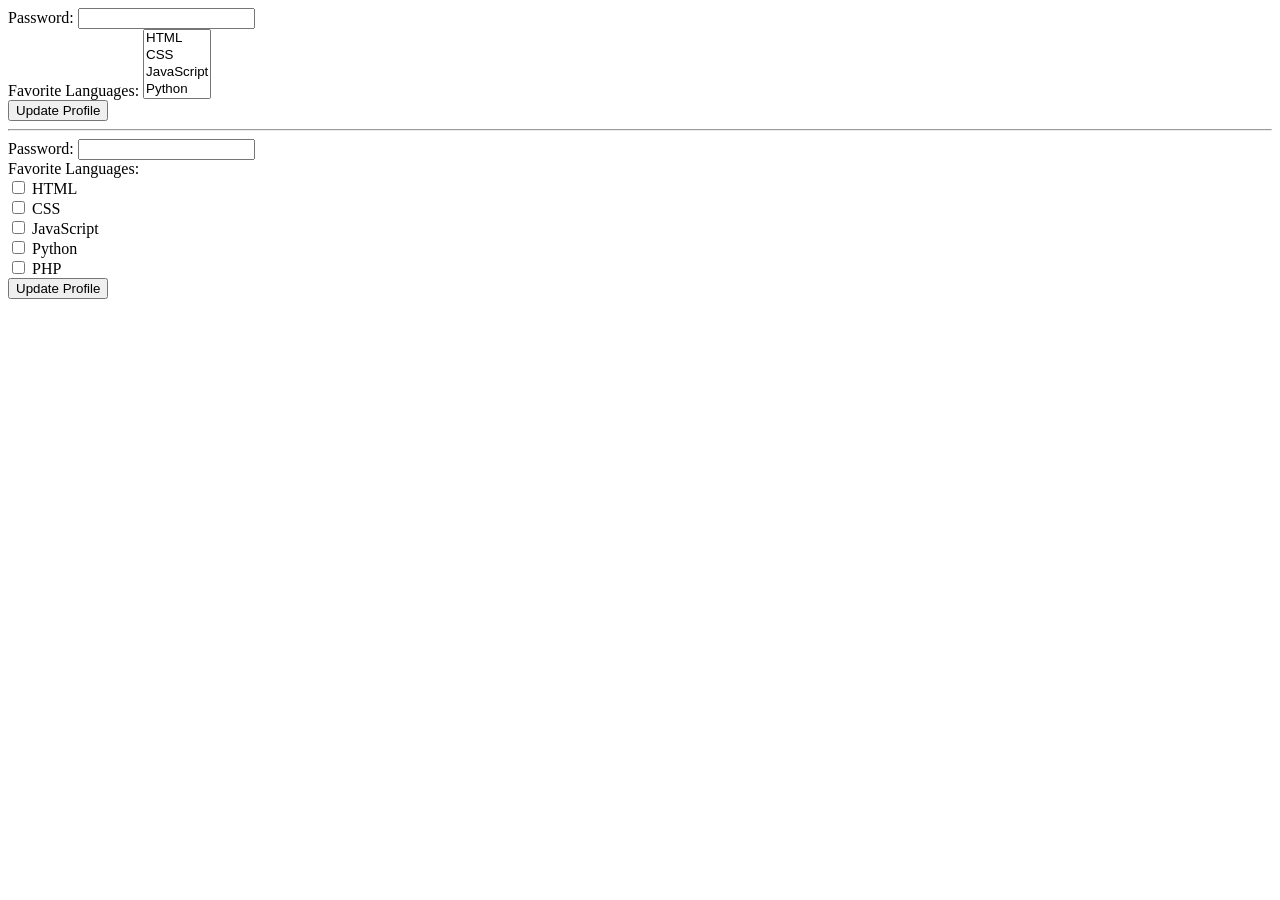
<file: Maser/HTML/ch6,7/form.html>
<!DOCTYPE html>
<html lang="en">

<head>
    <meta charset="UTF-8">
    <meta name="viewport" content="width=device-width, initial-scale=1.0">
    <title>Form</title>
</head>

<body>
    <form action="update_profile.php" method="POST">

        <div>
            <label for="user_password">Password:</label>
            <input type="password" id="user_password" name="user_password" maxlength="15" required>
        </div>

        <div>
            <label for="languages">Favorite Languages:</label>
            <select name="languages[]" id="languages" multiple>
                <option value="html">HTML</option>
                <option value="css">CSS</option>
                <option value="javascript">JavaScript</option>
                <option value="python">Python</option>
                <option value="php">PHP</option>
            </select>

        </div>
        
        <button type="submit">Update Profile</button>
        <!-- or <input type="button" value="submit"> -->
    </form>

    <hr>
      <form action="update_profile.php" method="POST">

        <div>
            <label for="user_password">Password:</label>
            <input type="password" id="user_password" name="user_password" maxlength="15" required>
        </div>
    <div>
            <label>Favorite Languages:</label><br>

            <input type="checkbox" id="lang_html" name="languages[]" value="html">
            <label for="lang_html">HTML</label><br>

            <input type="checkbox" id="lang_css" name="languages[]" value="css">
            <label for="lang_css">CSS</label><br>

            <input type="checkbox" id="lang_js" name="languages[]" value="javascript">
            <label for="lang_js">JavaScript</label><br>

            <input type="checkbox" id="lang_py" name="languages[]" value="python">
            <label for="lang_py">Python</label><br>

            <input type="checkbox" id="lang_php" name="languages[]" value="php">
            <label for="lang_php">PHP</label>
        </div>
        <button type="submit">Update Profile</button>
        <!-- or <input type="button" value="submit"> -->
    </form>


</body>

</html>
</file>
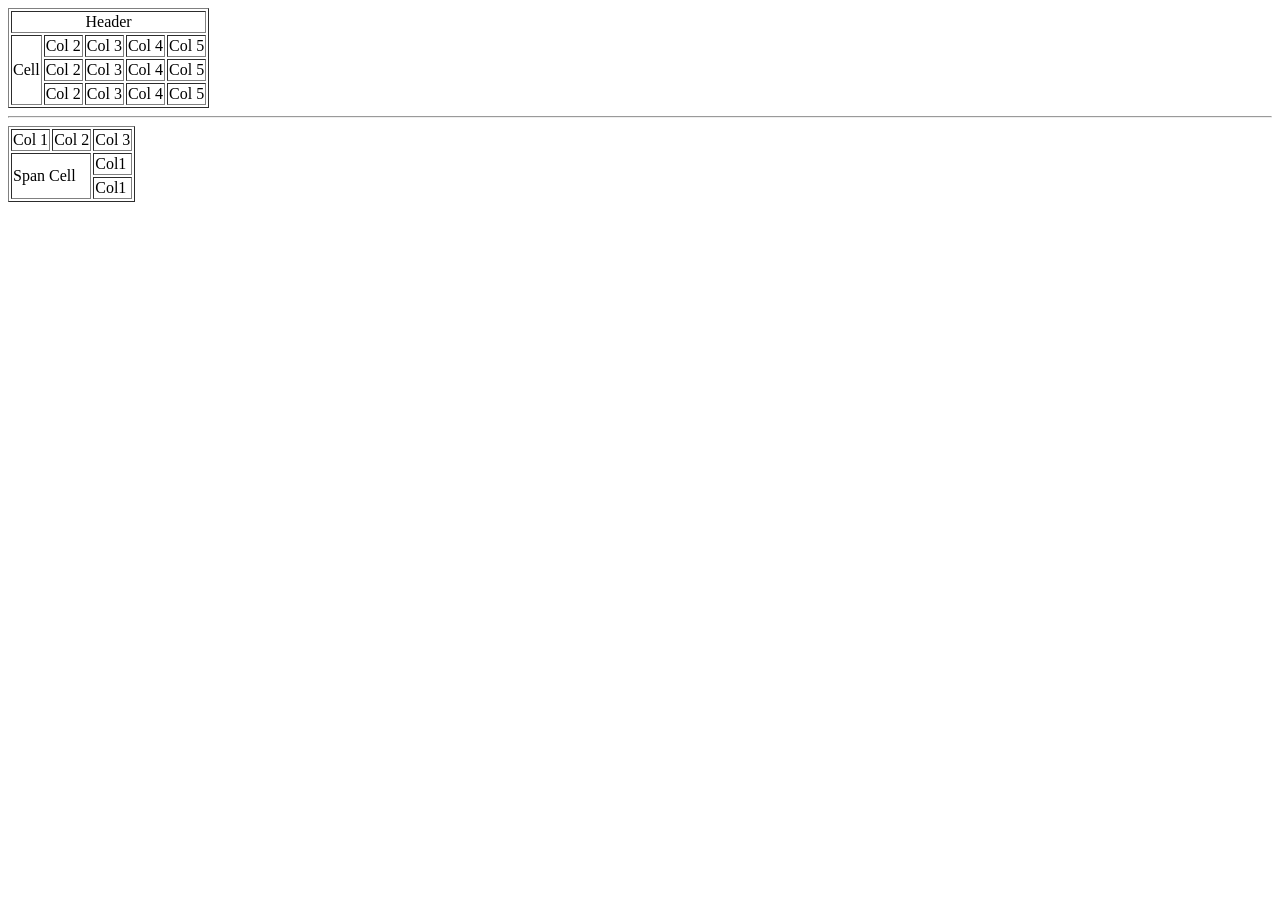
<file: Maser/HTML/ch6,7/task1.html>
<!DOCTYPE html>
<html lang="en">

<head>
    <meta charset="UTF-8">
    <meta name="viewport" content="width=device-width, initial-scale=1.0">
    <title>Table</title>
</head>

<body>

    <table border="1">
        <tr>
            <!-- center only now for basic center text but later on i can modify by css  -->
            <td colspan="5"><center>Header</center></td>
        </tr>

        <tr>
            <td rowspan="3">Cell</td>
            <td>Col 2</td>
            <td>Col 3</td>
            <td>Col 4</td>
            <td>Col 5</td>
        </tr>

        <tr>
            <td>Col 2</td>
            <td>Col 3</td>
            <td>Col 4</td>
            <td>Col 5</td>
        </tr>

        <tr>
            <td>Col 2</td>
            <td>Col 3</td>
            <td>Col 4</td>
            <td>Col 5</td>
        </tr>
    </table>
    <hr>
    <table border="1">
        <!---first row---->
  <tr>
    <td> Col 1</td>
    <td> Col 2</td>
    <td> Col 3</td>
  </tr>
  
  <tr>
    <!---------row 2=> 2 row ,2col-->
    <td rowspan="2" colspan="2">Span Cell</td>
    <td>Col1</td>
  </tr>
  <!----row 3-->
  <tr>
    <td>Col1</td>
  </tr>
</table>




</body>

</html>
</file>
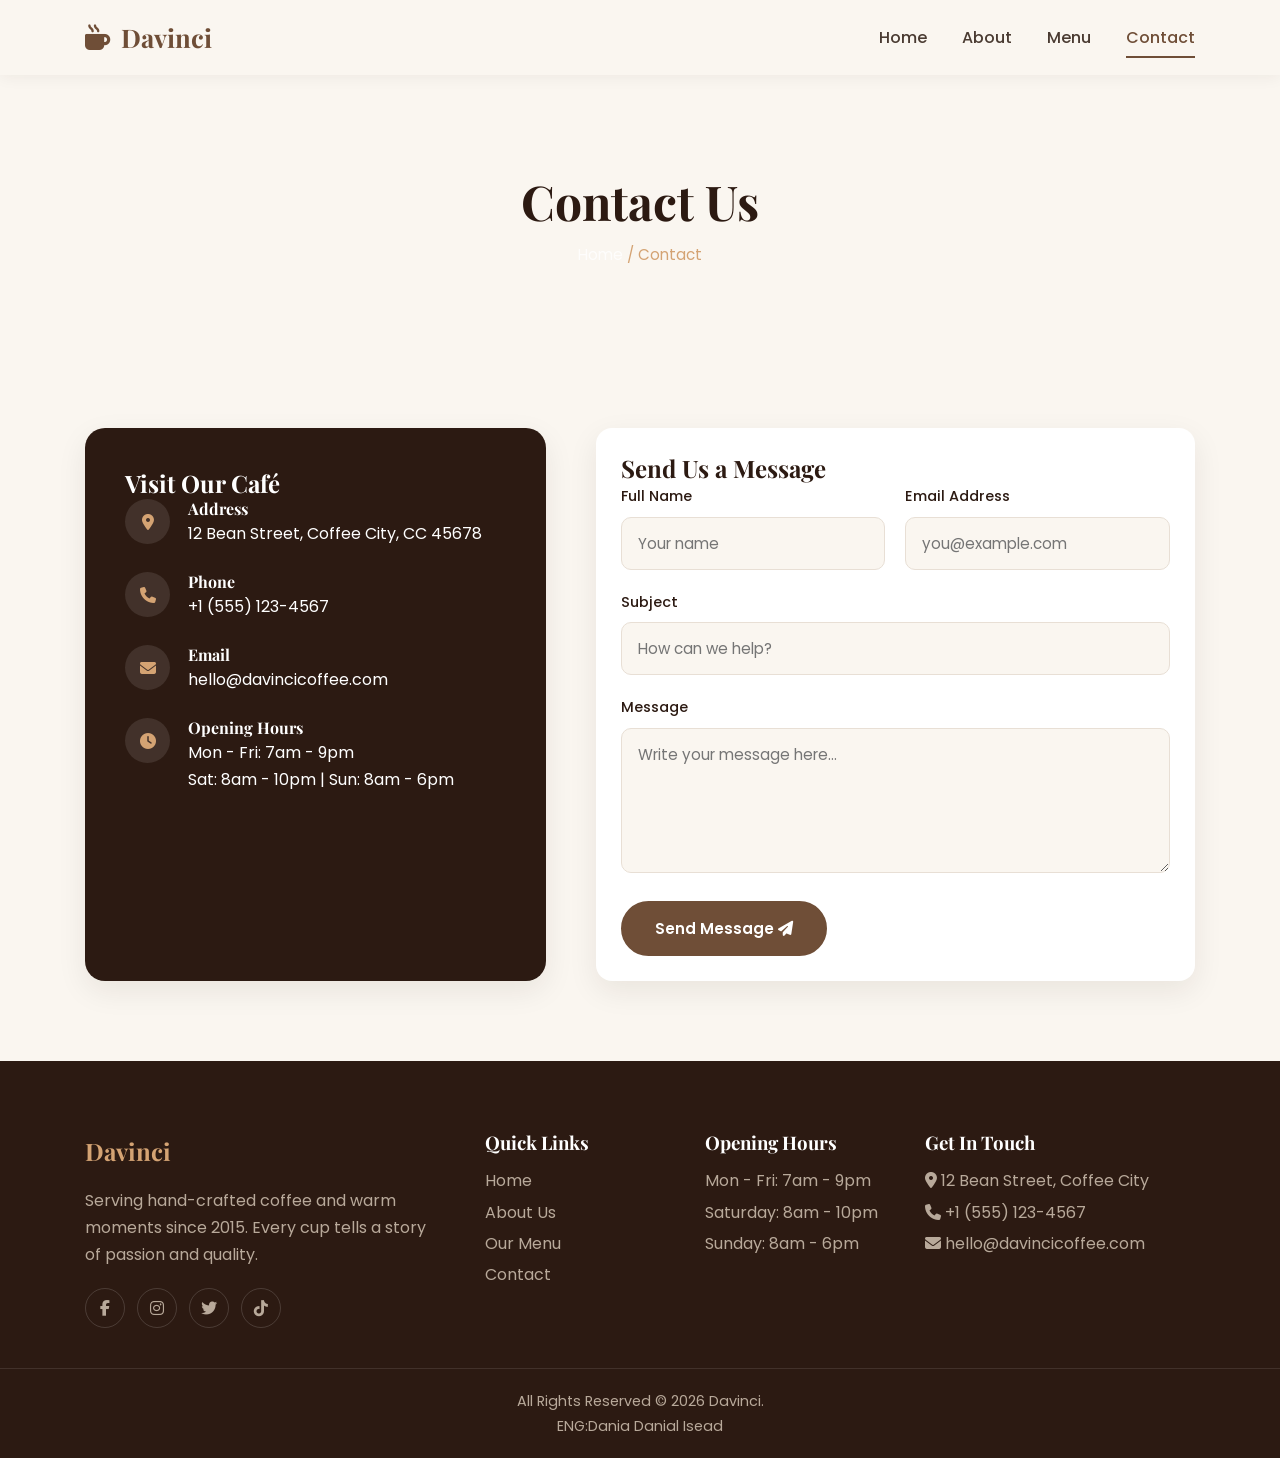
<file: Maser/project2/pageHtml/contact.html>
<!DOCTYPE html>
<html lang="en">
<head>
    <meta charset="UTF-8">
    <meta name="viewport" content="width=device-width, initial-scale=1.0">
    <title>Davinci | Contact</title>
    <link rel="stylesheet" href="../css/style.css">
    <link href="https://fonts.googleapis.com/css2?family=Playfair+Display:wght@600;700&family=Poppins:wght@400;500;600&display=swap" rel="stylesheet">
    <link rel="stylesheet" href="https://cdnjs.cloudflare.com/ajax/libs/font-awesome/6.5.1/css/all.min.css">
</head>
<body>

    <header class="site-header">
        <div class="container nav-container">
            <a href="index.html" class="logo"><i class="fas fa-mug-hot"></i> <span>Davinci</span></a>
            <input type="checkbox" id="nav-toggle" class="nav-toggle">
            <label for="nav-toggle" class="nav-toggle-label"><span></span><span></span><span></span></label>
            <nav class="main-nav">
                <ul class="nav-list">
                    <li><a href="index.html">Home</a></li>
                    <li><a href="about.html">About</a></li>
                    <li><a href="services.html">Menu</a></li>
                    <li><a href="contact.html" class="active">Contact</a></li>
                </ul>
            </nav>
        </div>
    </header>

    <section class="page-hero">
        <h1>Contact Us</h1>
        <p class="breadcrumb"><a href="index.html">Home</a> / Contact</p>
    </section>

    <!-- ===== Contact Info + Form (Grid) ===== -->
    <section class="section">
        <div class="container contact-grid">

            <div class="contact-info-card">
                <h2>Visit Our Café</h2>
                <div class="info-row">
                    <i class="fas fa-map-marker-alt"></i>
                    <div>
                        <h4>Address</h4>
                        <p>12 Bean Street, Coffee City, CC 45678</p>
                    </div>
                </div>
                <div class="info-row">
                    <i class="fas fa-phone"></i>
                    <div>
                        <h4>Phone</h4>
                        <p>+1 (555) 123-4567</p>
                    </div>
                </div>
                <div class="info-row">
                    <i class="fas fa-envelope"></i>
                    <div>
                        <h4>Email</h4>
                        <p>hello@davincicoffee.com</p>
                    </div>
                </div>
                <div class="info-row">
                    <i class="fas fa-clock"></i>
                    <div>
                        <h4>Opening Hours</h4>
                        <p>Mon - Fri: 7am - 9pm<br>Sat: 8am - 10pm | Sun: 8am - 6pm</p>
                    </div>
                </div>
            </div>

            <form class="contact-form" action="#" method="POST">
                <h2>Send Us a Message</h2>
                <div class="form-row">
                    <div class="form-group">
                        <label for="name">Full Name</label>
                        <input type="text" id="name" name="name" required placeholder="Your name">
                    </div>
                    <div class="form-group">
                        <label for="email">Email Address</label>
                        <input type="email" id="email" name="email" required placeholder="you@example.com">
                    </div>
                </div>
                <div class="form-group">
                    <label for="subject">Subject</label>
                    <input type="text" id="subject" name="subject" required placeholder="How can we help?">
                </div>
                <div class="form-group">
                    <label for="message">Message</label>
                    <textarea id="message" name="message" rows="5" required placeholder="Write your message here..."></textarea>
                </div>
                <button type="submit" class="btn btn-primary">Send Message <i class="fas fa-paper-plane"></i></button>
            </form>

        </div>
    </section>

    <footer class="site-footer">
        <div class="container footer-grid">
            <div>
                <a href="index.html" class="footer-logo"><span>Davinci</span></a>
                <p>Serving hand-crafted coffee and warm moments since 2015. Every cup tells a story of passion and quality.</p>
                <div class="footer-social">
                    <a href="#"><i class="fab fa-facebook-f"></i></a>
                    <a href="#"><i class="fab fa-instagram"></i></a>
                    <a href="#"><i class="fab fa-twitter"></i></a>
                    <a href="#"><i class="fab fa-tiktok"></i></a>
                </div>
            </div>
            <div>
                <h3>Quick Links</h3>
                <ul>
                    <li><a href="index.html">Home</a></li>
                    <li><a href="about.html">About Us</a></li>
                    <li><a href="menu.html">Our Menu</a></li>
                    <li><a href="contact.html">Contact</a></li>
                </ul>
            </div>
            <div>
                <h3>Opening Hours</h3>
                <ul>
                    <li>Mon - Fri: 7am - 9pm</li>
                    <li>Saturday: 8am - 10pm</li>
                    <li>Sunday: 8am - 6pm</li>
                </ul>
            </div>
            <div>
                <h3>Get In Touch</h3>
                <ul>
                    <li><i class="fas fa-map-marker-alt"></i> 12 Bean Street, Coffee City</li>
                    <li><i class="fas fa-phone"></i> +1 (555) 123-4567</li>
                    <li><i class="fas fa-envelope"></i> hello@davincicoffee.com</li>
                </ul>
            </div>
        </div>
        <div class="footer-bottom">
            <p>All Rights Reserved &copy; 2026 Davinci.</p>
            <p>ENG:Dania Danial Isead</p>
        </div>
    </footer>

</body>
</html>
</file>
<file: Maser/project2/css/style.css>
/* ---------- VARIABLES & RESET ---------- */
:root {
    --primary: #6F4E37;
    --primary-dark: #2C1A12;
    --accent: #D4A373;
    --bg-light: #FAF6F0;
    --white: #FFFFFF;
    --text-dark: #4A3B32;
    --text-muted: #8D7B6E;
    --border-color: #E8DFD5;
    --shadow: 0 10px 30px rgba(44, 26, 18, 0.08);
    --transition: all 0.3s ease;
}

* {
    margin: 0;
    padding: 0;
    box-sizing: border-box;
}

html {
    scroll-behavior: smooth;
}

body {
    font-family: 'Poppins', sans-serif;
    background: var(--bg-light);
    color: var(--text-dark);
    line-height: 1.7;
}

h1, h2, h3, h4 {
    font-family: 'Playfair Display', serif;
    color: var(--primary-dark);
    line-height: 1.3;
}

img {
    max-width: 100%;
    display: block;
}

a {
    text-decoration: none;
    color: inherit;
}

ul {
    list-style: none;
}

.container {
    max-width: 1150px;
    margin: 0 auto;
    padding: 0 20px;
}

.section {
   padding: 80px 0;
}

.section-title {
    text-align: center;
    font-size: 2.4rem;
    margin-bottom: 12px;
}

.section-title span, .section-subtitle span {
    color: var(--primary);
}

.section-subtitle {
    text-align: center;
    color: var(--text-muted);
    max-width: 600px;
    margin: 0 auto 50px;
}

/* ---------- BUTTONS ---------- */
.btn {
    display: inline-block;
    padding: 14px 32px;
    border-radius: 50px;
    font-weight: 600;
    font-size: 0.95rem;
    cursor: pointer;
    border: 2px solid transparent;
    transition: var(--transition);
    font-family: 'Poppins', sans-serif;
}

.btn-primary {
    background: var(--primary);
    color: var(--white);
    border-color: var(--primary);
}

.btn-primary:hover {
    background: transparent;
    color: var(--primary);
    transform: translateY(-3px);
}

.btn-light {
    background: var(--white);
    color: var(--primary-dark);
    border-color: var(--white);
}

.btn-light:hover {
    background: transparent;
    color: var(--white);
}

.btn-outline {
    background: transparent;
    color: var(--primary);
    border-color: var(--primary);
}

.btn-outline:hover {
    background: var(--primary);
    color: var(--white);
    transform: translateY(-3px);
}

/* ---------- HEADER & NAVIGATION ---------- */
.site-header {
    position: fixed;
    top: 0;
    left: 0;
    width: 100%;
    background: rgba(250, 246, 240, 0.95);
    backdrop-filter: blur(10px);
    box-shadow: 0 2px 15px rgba(44, 26, 18, 0.06);
    z-index: 1000;
}

.nav-container {
    display: flex;
    align-items: center;
    justify-content: space-between;
    height: 75px;
}

.logo {
    font-family: 'Playfair Display', serif;
    font-size: 1.6rem;
    font-weight: 700;
    color: var(--primary-dark);
    display: flex;
    align-items: center;
    gap: 10px;
}

.logo i, .logo span {
    color: var(--primary);
}

.nav-list {
    display: flex;
    gap: 35px;
}

.nav-list a {
    font-weight: 500;
    color: var(--text-dark);
    position: relative;
    padding: 5px 0;
    transition: var(--transition);
}

.nav-list a::after {
    content: '';
    position: absolute;
    left: 0;
    bottom: -4px;
    width: 0;
    height: 2px;
    background: var(--primary);
    transition: var(--transition);
}

.nav-list a:hover{
    color: var(--primary);
}
.nav-list a.active {
    color: var(--primary);
}

.nav-list a:hover::after {
    width: 100%;
}
 .nav-list a.active::after {
    width: 100%;
}

.nav-toggle, .nav-toggle-label {
    display: none;
}

.nav-toggle-label {
    flex-direction: column;
    gap: 5px;
    cursor: pointer;
}

.nav-toggle-label span {
    width: 26px;
    height: 3px;
    background: var(--primary-dark);
    border-radius: 2px;
    transition: var(--transition);
}

/* ---------- HERO SECTIONS ---------- */
.hero, .page-hero {
    background: linear-gradient(rgba(30, 18, 10, 0.75), rgba(30, 18, 10, 0.75));
    background-position: center; 
    background-size: cover;
    background-repeat: no-repeat;
    color: var(--white);
    text-align: center;
}

.hero {
    min-height: 100vh;
    display: flex;
    align-items: center;
    padding-top: 75px;
    background-image: url('https://images.unsplash.com/photo-1447933601403-0c6688de566e?auto=format&fit=crop&w=1600&q=80');
    text-align: left;
}

.hero-content {
    max-width: 650px;
}

.hero-tag {
    color: var(--accent);
    letter-spacing: 3px;
    text-transform: uppercase;
    font-size: 0.85rem;
    font-weight: 600;
    margin-bottom: 15px;
    display: inline-block;
}

.hero h1 {
    font-size: 3.8rem;
    color: var(--white);
    margin-bottom: 20px;
}

.hero h1 span, .hero span {
    color: var(--accent);
}

.hero p {
    color: rgba(255, 255, 255, 0.85);
    font-size: 1.1rem;
    margin-bottom: 35px;
}

.hero-buttons {
    display: flex;
    gap: 15px;
    flex-wrap: wrap;
}

.page-hero {
    padding: 170px 0 80px;
    background-image: url('https://images.unsplash.com/photo-1495474472287-4d71bcdd2085?auto=format&fit=crop&w=1600&q=80');
}

.page-hero h1 {
    font-size: 3rem;
    margin-bottom: 10px;
}

.breadcrumb {
    color: var(--accent);
    font-size: 0.95rem;
}

.breadcrumb a {
    color: rgba(255, 255, 255, 0.8);
}

.breadcrumb a:hover {
    color: var(--accent);
}

/* ---------- GRIDS & CARDS ---------- */
.card-grid, .team-grid, .features-grid {
    display: grid;
    gap: 30px;
    grid-template-columns: repeat(auto-fit, minmax(280px, 1fr));
}

.card, .team-card, .menu-item, .contact-form, .contact-info-card {
    background: var(--white);
    border-radius: 16px;
    overflow: hidden;
    box-shadow: var(--shadow);
    transition: var(--transition);
}

.card:hover, .team-card:hover, .menu-item:hover {
    transform: translateY(-8px);
}

.card-img, .team-card img {
    /* height: 220px; */
    overflow: hidden;
}

.card-img img, .team-card img {
    /* width: 100%;
    height: 100%;
    object-fit: cover; */
    width: 100%;
    height: 50%;
    object-fit: cover;
}

.card-body, .team-info, .contact-form {
    padding: 25px;
}

.card-body h3, .team-info h3 {
    font-size: 1.3rem;
    margin-bottom: 10px;
}

.card-body p, .team-info span, .card-link {
    color: var(--text-muted);
    font-size: 0.95rem;
}

.card-footer {
    display: flex;
    justify-content: space-between;
    align-items: center;
}

.card-price, .price {
    color: var(--primary);
    font-weight: 700;
    font-size: 1.25rem;
}

/* ---------- FEATURES ---------- */
.features {
    background: var(--primary-dark);
}

.features .section-title, .features h3 {
    color: var(--white);
}

.features .section-subtitle, .features p {
    color: rgba(255, 255, 255, 0.7);
}

.feature {
    text-align: center;
    padding: 35px 25px;
    background: rgba(255, 255, 255, 0.05);
    border-radius: 16px;
    border: 1px solid rgba(255, 255, 255, 0.08);
    transition: var(--transition);
}

.feature:hover {
    background: rgba(255, 255, 255, 0.1);
    border-color: var(--accent);
    transform: translateY(-5px);
}

.feature i {
    font-size: 2.5rem;
    color: var(--accent);
    margin-bottom: 20px;
}

/* ----------STORY / ABOUT ---------- */
.story-grid {
    display: grid;
    grid-template-columns: 1fr 1fr;
    gap: 60px;
    align-items: center;
}

.story-img img {
    border-radius: 20px;
    box-shadow: var(--shadow);
}

.story-text h2 {
    font-size: 2.2rem;
    margin-bottom: 20px;
}

.story-text h2 span {
    color: var(--primary);
}

.story-text p, .stat p {
    color: var(--text-muted);
    margin-bottom: 15px;
}

.story-stats {
    display: flex;
    gap: 50px;
    margin-top: 35px;
}

.stat h3 {
    font-size: 2.2rem;
    color: var(--primary);
}

/* ---------- MENU PAGE ---------- */
.menu-category {
    margin-bottom: 60px;
}

 .menu_img {
    background-image: linear-gradient(rgba(30, 18, 10, 0.75), rgba(30, 18, 10, 0.75)), url('../img/menu.webp');
    background-position: center;
    background-size: cover;
    background-repeat: no-repeat;
    min-height: 70vh;
    display: flex;             
    flex-direction: column;       
    justify-content: center;  
    align-items: center;       
    padding-top: 100px;
    text-align: center;
    
}

.category-title {
    display: flex;
    align-items: center;
    gap: 15px;
    margin-bottom: 30px;
    font-size: 1.6rem;
}

.category-title i {
    color: var(--white);
    background: var(--primary);
    width: 50px;
    height: 50px;
    border-radius: 12px;
    display: flex;
    align-items: center;
    justify-content: center;
}

.menu-grid {
    display: grid;
    grid-template-columns: repeat(auto-fit, minmax(340px, 1fr));
    gap: 25px;
}

.menu-item {
    display: flex;
    gap: 20px;
    align-items: center;
    padding: 20px;
    border-left: 4px solid transparent;
}

.menu-item:hover {
    border-left-color: var(--accent);
}

.menu-item img {
    width: 90px;
    height: 90px;
    border-radius: 12px;
    object-fit: cover;
}

.menu-item-top {
    display: flex;
    justify-content: space-between;
    align-items: center;
    margin-bottom: 6px;
}

/* ---------- CTA BANNER ---------- */
.cta-banner {
    background: linear-gradient(rgba(30, 18, 10, 0.85), rgba(30, 18, 10, 0.85)), url('https://images.unsplash.com/photo-1521017432531-fbd92d768814?auto=format&fit=crop&w=1600&q=80') center / cover no-repeat;
    text-align: center;
    padding: 90px 20px;
    color: var(--white);
}

.cta-banner h2 {
    color: var(--white);
    font-size: 2.4rem;
    margin-bottom: 15px;
}

.cta-banner p {
    color: rgba(255, 255, 255, 0.8);
    margin-bottom: 30px;
}

/* ---------- CONTACT PAGE ---------- */
.contact-grid {
    display: grid;
    grid-template-columns: 1fr 1.3fr;
    gap: 50px;
}

.contact-info-card {
    background: var(--primary-dark);
    padding: 40px;
    color: var(--white);
    border-radius: 20px;
}

.contact-info-card h2, .contact-info-card h4 {
    color: var(--white);
}

.info-row {
    display: flex;
    gap: 18px;
    margin-bottom: 25px;
    align-items: flex-start;
}

.info-row i {
    width: 45px;
    height: 45px;
    background: rgba(255, 255, 255, 0.1);
    color: var(--accent);
    border-radius: 50%;
    display: flex;
    align-items: center;
    justify-content: center;
    flex-shrink: 0;
}

.form-row {
    display: grid;
    grid-template-columns: 1fr 1fr;
    gap: 20px;
}

.form-group {
    margin-bottom: 20px;
}

.form-group label {
    display: block;
    font-weight: 500;
    font-size: 0.9rem;
    margin-bottom: 8px;
    color: var(--primary-dark);
}

.form-group input, .form-group textarea {
    width: 100%;
    padding: 14px 16px;
    border: 1px solid var(--border-color);
    border-radius: 10px;
    font-family: inherit;
    font-size: 0.95rem;
    background: var(--bg-light);
    transition: var(--transition);
}

.form-group input:focus, .form-group textarea:focus {
    outline: none;
    border-color: var(--primary);
    background: var(--white);
    box-shadow: 0 0 0 3px rgba(111, 78, 55, 0.1);
}

/* ---------- FOOTER ---------- */
.site-footer {
    background: var(--primary-dark);
    color: #B8A99A;
    padding: 70px 0 0;
}

.footer-grid {
    display: grid;
    grid-template-columns: 2fr 1fr 1fr 1.5fr;
    gap: 40px;
    padding-bottom: 40px;
}
.footer-grid  div ul{
    display: flex;
    flex-direction: column;
    gap: 4px;
    margin-top:12px ;
}
.footer-grid  div ul li:hover{
    color: var(--primary);
}
.site-footer h3, .footer-logo {
    color: var(--white);
}

.footer-logo {
    font-family: 'Playfair Display', serif;
    font-size: 1.5rem;
    font-weight: 700;
    margin-bottom: 15px;
    display: block;
}

.footer-logo span {
    color: var(--accent);
}

.footer-social {
    display: flex;
    gap: 12px;
    margin-top: 20px;
}

.footer-social a {
    width: 40px;
    height: 40px;
    border: 1px solid rgba(255, 255, 255, 0.15);
    border-radius: 50%;
    display: flex;
    align-items: center;
    justify-content: center;
    transition: var(--transition);
    color: inherit;
}

.footer-social a:hover {
    background: var(--accent);
    border-color: var(--accent);
    color: var(--primary-dark);
    transform: translateY(-3px);
}

.footer-bottom {
    border-top: 1px solid rgba(255, 255, 255, 0.1);
    padding: 20px 0;
    text-align: center;
    font-size: 0.9rem;
}

/* ---------- RESPONSIVE MEDIA QUERIES ---------- */
@media (max-width: 992px) {
    .story-grid, .contact-grid, .footer-grid {
        grid-template-columns: 1fr;
    }
}

@media (max-width: 768px) {
    .nav-toggle-label {
        display: flex;
    }

    .main-nav {
        position: fixed;
        top: 75px;
        right: -100%;
        width: min(320px, 85%);
        height: calc(100vh - 75px);
        background: var(--white);
        box-shadow: -10px 0 30px rgba(0, 0, 0, 0.1);
        transition: right 0.35s ease;
        padding: 40px 30px;
    }

    .nav-list {
        flex-direction: column;
        gap: 25px;
    }

    .nav-toggle:checked~.main-nav {
        right: 0;
    }

    .nav-toggle:checked~.nav-toggle-label span:nth-child(1) {
        transform: rotate(45deg) translate(6px, 6px);
    }

    .nav-toggle:checked~.nav-toggle-label span:nth-child(2) {
        opacity: 0;
    }

    .nav-toggle:checked~.nav-toggle-label span:nth-child(3) {
        transform: rotate(-45deg) translate(6px, -6px);
    }

    .hero h1 {
        font-size: 2.6rem;
    }

    .form-row {
        grid-template-columns: 1fr;
    }
}
</file>
